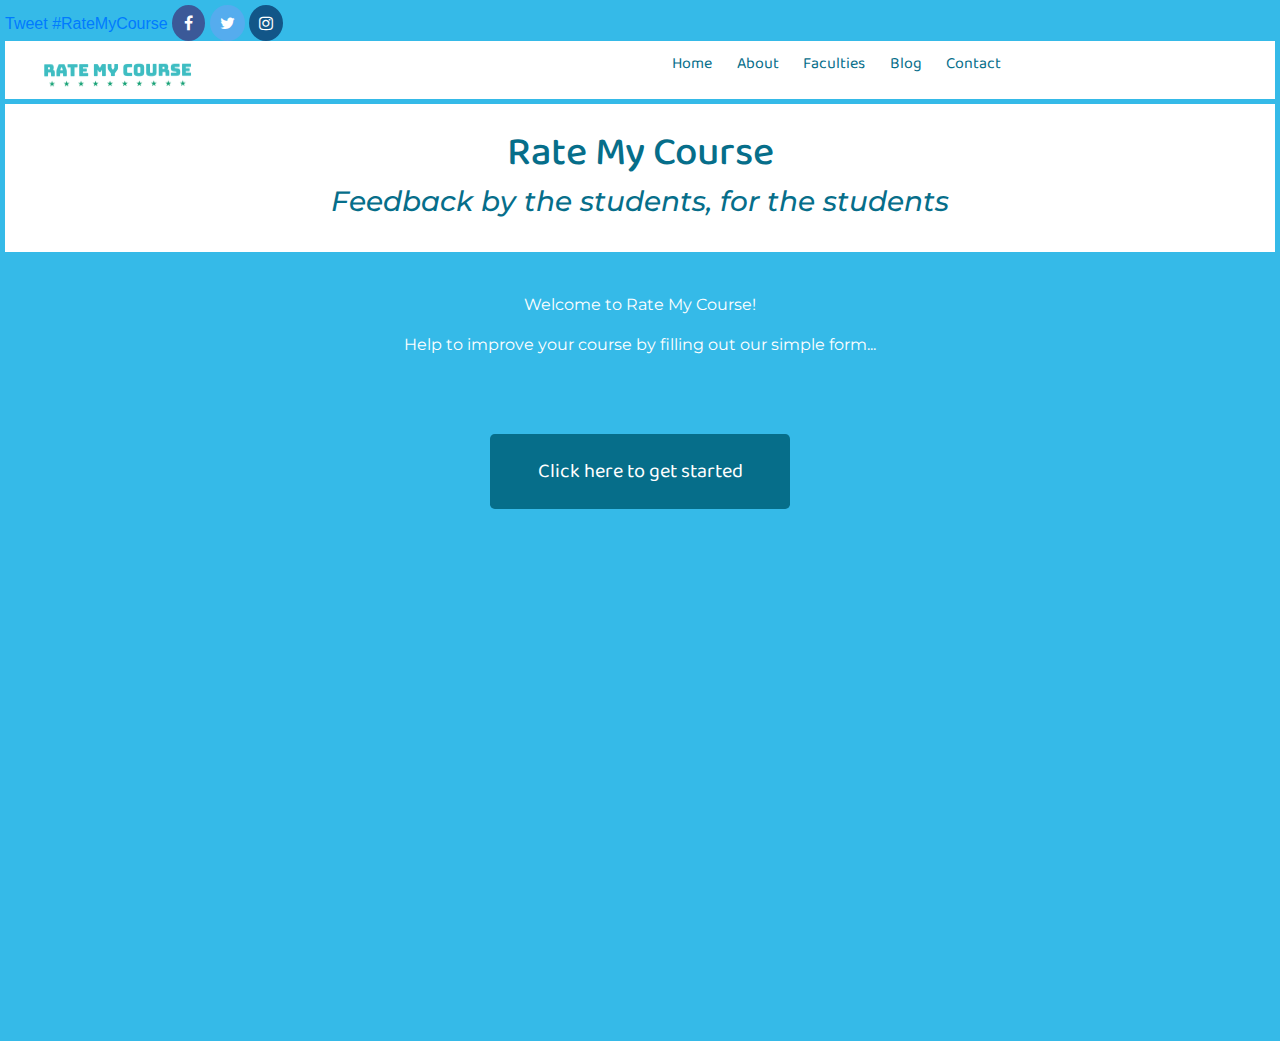
<file: index.html>
<!doctype html>
<html lang="en">
  <head>
    <!-- Required meta tags -->
    <meta charset="utf-8">
    <meta name="viewport" content="width=device-width, initial-scale=1, shrink-to-fit=no">

    <!-- Bootstrap CSS -->
    <link rel="stylesheet" href="https://maxcdn.bootstrapcdn.com/bootstrap/4.0.0/css/bootstrap.min.css" integrity="sha384-Gn5384xqQ1aoWXA+058RXPxPg6fy4IWvTNh0E263XmFcJlSAwiGgFAW/dAiS6JXm" crossorigin="anonymous">
    <link rel="stylesheet" href="css/main.css">
    <a href="https://twitter.com/intent/tweet?button_hashtag=RateMyCourse&ref_src=twsrc%5Etfw" class="twitter-hashtag-button" data-show-count="false">Tweet #RateMyCourse</a><script async src="https://platform.twitter.com/widgets.js" charset="utf-8"></script>


  <link rel="stylesheet" href="https://cdnjs.cloudflare.com/ajax/libs/font-awesome/4.7.0/css/font-awesome.min.css">





    <title>Rate My Course</title>
    <link href="https://fonts.googleapis.com/css?family=Baloo|Montserrat:400i" rel="stylesheet">
  </head>

  <body>
    <a href="http://www.facebook.com" class="fa fa-facebook"></a>
    <a href="http://www.twitter.com" class="fa fa-twitter"></a>
    <a href="http://www.instagram.com" class="fa fa-instagram"></a>
    <div>

      <!--the following is for the navigation bar-->
      <header>
        <div class="navigation">
          <img src="logo.png" alt="logo" class="logo" /> <!--this puts the logo in the nav bar-->

          <nav>
            <ul id="navtext">
              <li><a href="#">Home</a></li>
              <li><a href="about.html">About</a></li>
              <li><a href="#">Faculties</a></li>
              <li><a href="#">Blog</a></li>
              <li><a href="#">Contact</a></li>
            </ul>
          </nav>
        </div>
      </header>
    </div>

    <div class ="banner">


    <div class="container">
            <div class="center-block text-center">
        <h1>Rate My Course</h1>

        <h3 id="tagline">Feedback by the students, for the students</h3>


    </div>
  </div>
</div>

      <div class="text-content">
        <div class= "container my-3 text-center">
          <div id="intro">
        <p>Welcome to Rate My Course!</p>
        <p> Help to improve your course by filling out our simple form... </p>
      </div>
      </div>
  </div>

<div id= "startbtn">
  <div class = "text-center">
  <button class='btn btn-lg'>Click here to get started</button>
</div>
</div>

<div id="gform">
<div class = "text-center">
<iframe src="https://docs.google.com/forms/d/e/1FAIpQLSecoLp-trWDSmlTrseyKyKOG2PdmNAVGdkVkiIIByZaaWEGtQ/viewform?embedded=true" width="75%" height="500" frameborder="0" marginheight="0" marginwidth="0">Loading...</iframe>
</div>

    <!-- Optional JavaScript -->
    <!-- jQuery first, then Popper.js, then Bootstrap JS -->
    <script src="https://code.jquery.com/jquery-3.2.1.slim.min.js" integrity="sha384-KJ3o2DKtIkvYIK3UENzmM7KCkRr/rE9/Qpg6aAZGJwFDMVNA/GpGFF93hXpG5KkN" crossorigin="anonymous"></script>
    <script src="https://cdnjs.cloudflare.com/ajax/libs/popper.js/1.12.9/umd/popper.min.js" integrity="sha384-ApNbgh9B+Y1QKtv3Rn7W3mgPxhU9K/ScQsAP7hUibX39j7fakFPskvXusvfa0b4Q" crossorigin="anonymous"></script>
    <script src="https://maxcdn.bootstrapcdn.com/bootstrap/4.0.0/js/bootstrap.min.js" integrity="sha384-JZR6Spejh4U02d8jOt6vLEHfe/JQGiRRSQQxSfFWpi1MquVdAyjUar5+76PVCmYl" crossorigin="anonymous"></script>
    <script src="js/main.js"></script>






  </body>
</html>
</file>
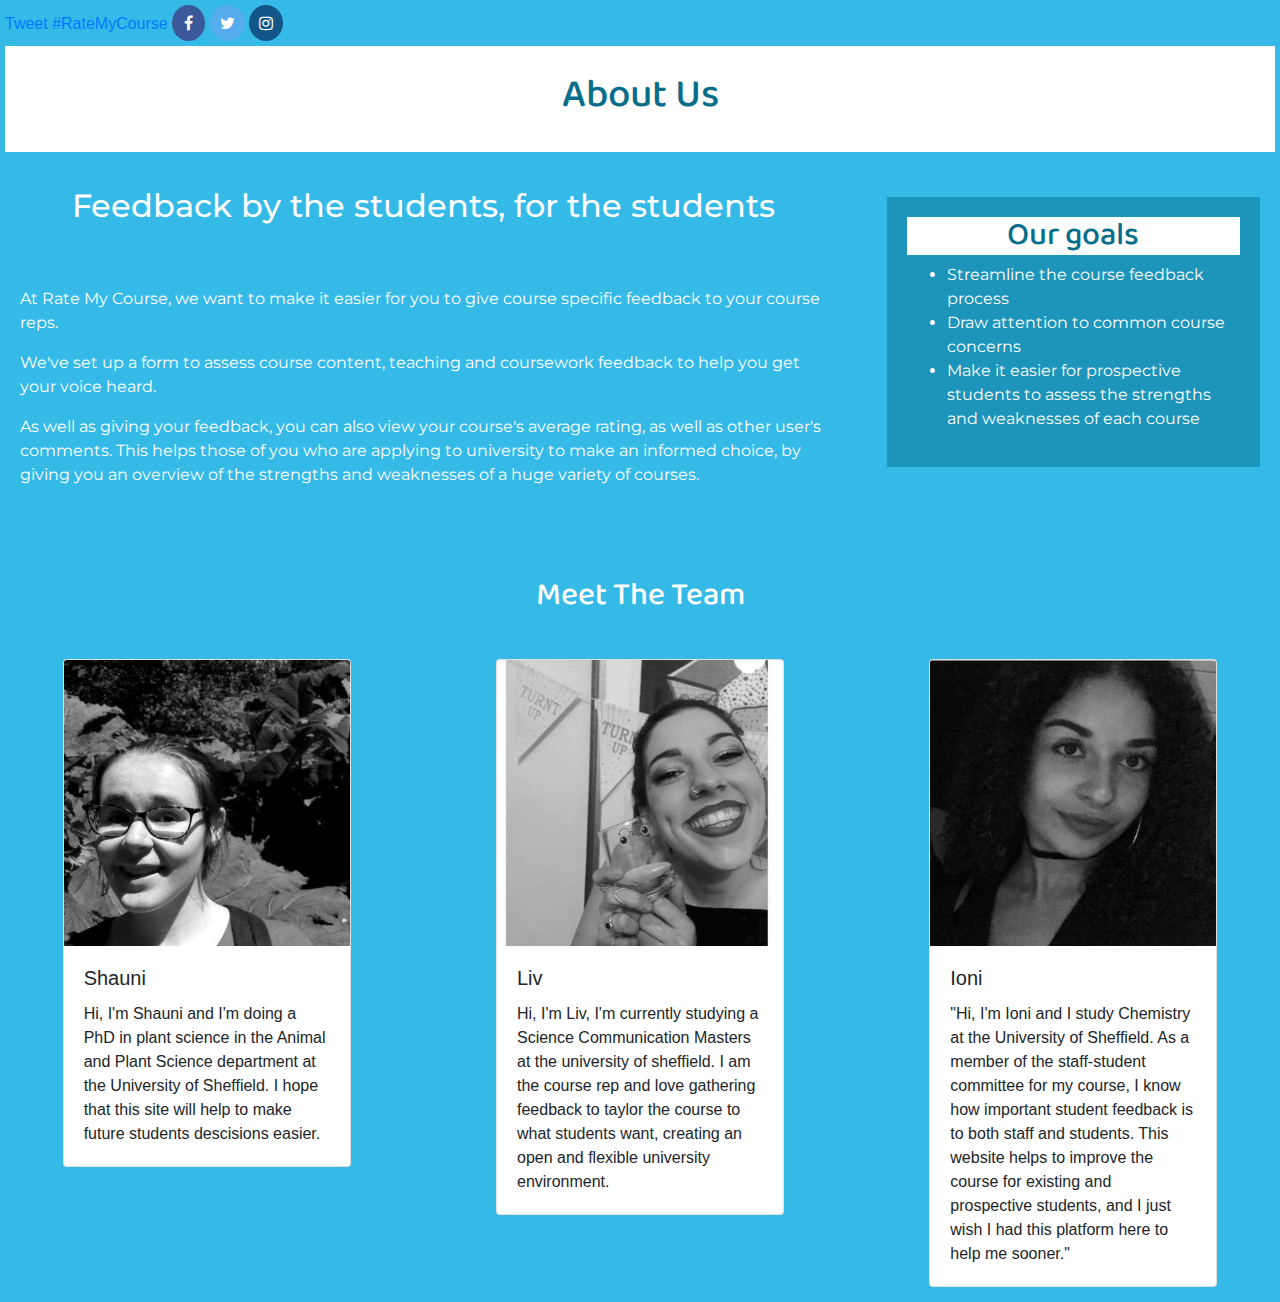
<file: about.html>
<!doctype html>
<html lang="en">
  <head>
    <!-- Required meta tags -->
    <meta charset="utf-8">
    <meta name="viewport" content="width=device-width, initial-scale=1, shrink-to-fit=no">

    <!-- Bootstrap CSS -->
    <link rel="stylesheet" href="https://maxcdn.bootstrapcdn.com/bootstrap/4.0.0/css/bootstrap.min.css" integrity="sha384-Gn5384xqQ1aoWXA+058RXPxPg6fy4IWvTNh0E263XmFcJlSAwiGgFAW/dAiS6JXm" crossorigin="anonymous">
    <link rel="stylesheet" href="css/main.css">
    <a href="https://twitter.com/intent/tweet?button_hashtag=RateMyCourse&ref_src=twsrc%5Etfw" class="twitter-hashtag-button" data-show-count="false">Tweet #RateMyCourse</a><script async src="https://platform.twitter.com/widgets.js" charset="utf-8"></script>
      <link rel="stylesheet" href="https://cdnjs.cloudflare.com/ajax/libs/font-awesome/4.7.0/css/font-awesome.min.css">

    <title>About</title>
    <link href="https://fonts.googleapis.com/css?family=Baloo|Montserrat:400i" rel="stylesheet">
  </head>

  <body>

    <a href="http://www.facebook.com" class="fa fa-facebook"></a>
    <a href="http://www.twitter.com" class="fa fa-twitter"></a>
    <a href="http://www.instagram.com" class="fa fa-instagram"></a>

    <div class ="banner">
      <div class = "container">
            <div class = "center-block text-center">
        <h1>About Us</h1>
      </div>
    </div>
  </div>

  <div class="row">
    <div class="col-sm-8">
      <div class = "header text-center">
        <div class = "container">
          <div id = "mission-head">
      <h2> Feedback by the students, for the students</h2>
    </div>
  </div>
  </div>

  <div class="text-content">

    <div class= "container my-4">
    <p>At Rate My Course, we want to make it easier for you to give course specific
    feedback to your course reps.</p>
    <p>We've set up a form to assess course content, teaching and coursework feedback
  to help you get your voice heard.</p>
    <p>As well as giving your feedback, you can also view your course's average
       rating, as well as other user's comments. This helps those of you who are
      applying to university to make an informed choice, by giving you an overview
      of the strengths and weaknesses of a huge variety of courses.
    </p>

  </div>
</div>
</div>

<div class="col-sm-4">
  <div class = "container">
    <div class = "goals">
        <div class = "text-center">
    <h2> Our goals </h2>
  </div>
    <ul>
      <li> Streamline the course feedback process</li>
      <li> Draw attention to common course concerns</li>
      <li> Make it easier for prospective students to assess
         the strengths and weaknesses of each course</li>
    </ul>

      </div>
    </div>
  </div>
</div>

<div class = "header text-center">
  <div class = "container">
  <h2> Meet The Team </h2>
  </div>
</div>

<div class = "row">

<div class = "col-sm-4">
  <div class = "center-block">
    <div class="card" style="width: 18rem;">
  <img class="card-img-top" src="images/shauni.jpg" alt="Card image cap">
  <div class="card-body">
    <h5 class="card-title">Shauni</h5>
    <p class="card-text">Hi, I'm Shauni and I'm doing a PhD in plant science in the Animal and Plant Science department at the University of Sheffield. I hope that this site will help to make future students descisions easier.</p>
    </div>
  </div>
  </div>
</div>

<div class = "col-sm-4">
<div class="card" style="width: 18rem;">
  <img class="card-img-top img-responsive" src="images/liv.jpg" alt="Card image cap">
  <div class="card-body">
    <h5 class="card-title">Liv</h5>
    <p class="card-text">Hi, I'm Liv, I'm currently studying a Science Communication Masters at the university of sheffield. I am the course rep and love gathering feedback to taylor the course to what students want, creating an open and flexible university environment.</p>
      </div>
    </div>
</div>

<div class = "col-sm-4">
<div class="card" style="width: 18rem;">
  <img class="card-img-top" src="images/ioni.jpg" alt="Card image cap">
  <div class="card-body">
    <h5 class="card-title">Ioni</h5>
    <p class="card-text">"Hi, I'm Ioni and I study Chemistry at the University of Sheffield.
      As a member of the staff-student committee for my course, I know how important student feedback is to both staff and students.
      This website helps to improve the course for existing and prospective students, and I just wish I had this platform here to help me sooner."</p>
      </div>
    </div>
</div>

</div>


    <!-- Optional JavaScript -->
    <!-- jQuery first, then Popper.js, then Bootstrap JS -->
    <script src="https://code.jquery.com/jquery-3.2.1.slim.min.js" integrity="sha384-KJ3o2DKtIkvYIK3UENzmM7KCkRr/rE9/Qpg6aAZGJwFDMVNA/GpGFF93hXpG5KkN" crossorigin="anonymous"></script>
    <script src="https://cdnjs.cloudflare.com/ajax/libs/popper.js/1.12.9/umd/popper.min.js" integrity="sha384-ApNbgh9B+Y1QKtv3Rn7W3mgPxhU9K/ScQsAP7hUibX39j7fakFPskvXusvfa0b4Q" crossorigin="anonymous"></script>
    <script src="https://maxcdn.bootstrapcdn.com/bootstrap/4.0.0/js/bootstrap.min.js" integrity="sha384-JZR6Spejh4U02d8jOt6vLEHfe/JQGiRRSQQxSfFWpi1MquVdAyjUar5+76PVCmYl" crossorigin="anonymous"></script>
    <script src="js/main.js"></script>



  </body>
</html>
</file>
<file: css/main.css>
body {
  background-color: #35bae8;
  margin: 5px;
}
.navigation {
  width: 80%;
  margin 0 auto;
 }

header {
   background: #FFFFFF;
 }

header::after {
  content: '';
  display: table;
  clear: both;
}
.logo{
  float:left;
  padding: 10px;
  margin-left: 20px;
 }
 nav ul {
   float: right;
 }
 nav ul {
   margin: 0;
   padding: 10px;
   list-style: none;
 }
 nav li{
   display: inline-block;
   margin-left: 0 50px;
   margin-right: 0 70px;
   padding-top: 0;

   position: relative;
 }

nav ul li a {
  color: #066e8a;
  background: white;
  font-family: 'Baloo',cursive;
  padding: 10px;
  margin-top: 25px;
}

nav ul li a:hover {
  color: #35bea8;
}

nav ul li a::before {
  content: '';
  display: block;
  height: 5px;
  width: 100%;
  background color: #35bea8;

  position: absolute;
  top: 0;
  width: 0%;

  transition: all ease-in-out: 250ms;
}

nav ul li a:hover::before{
  width: 100%;
}





  .container{
    padding: 15px;
}
  .twitter-hashtag-button{
    margin-top: 5px;
  }
  .banner{
    background-color: white;
    background-size: cover;
    color: #066e8a;
    font-family: 'Baloo',cursive;
    padding: 10px;
    margin-top: 5px;

  }

  #tagline{
    font-family: 'Montserrat', sans-serif;
    font-style: italic;
  }

  .text-content{
    font-family: 'Montserrat', sans-serif;
    padding: 0px;
    color: white;
  }

  #intro{
    padding: 10px;
  }

  .header{
    font-family: 'Baloo',cursive;
    color: white;
    padding-top: 20px;
  }

  #socialbuttons{
    padding: 60px;
  }
  .fa{
    padding: 10px;
    border-radius: 100%;
  }

  .fa-facebook{
    padding-left: 12px;
    padding-right: 12px;
    background: #3B5998;
    color: white;
  }

  .fa-twitter{
    background: #55ACEE;
    color: white;
  }

  .fa-instagram{
    background: #125688;
    color: white;
  }

  .goals{
    font-family: 'Montserrat', sans-serif;
    background: rgba(6, 110, 138, 0.5);
    padding: 20px;
    margin-top: 30px;
    color: white;
   }

  #mission-head{
    font-family: 'Montserrat', sans-serif;
   }

  .goals h2{
    font-family: 'Baloo';
    color: #066e8a;
    background: white;
   }

   .card {
    margin: 0 auto;
    float: none;
    margin-bottom: 10px;
    margin-top: 20px;
    }

  #startbtn button {
    margin-top: 20px;
    margin-bottom: 20px;
    color: white;
    font-family: 'Baloo', cursive;
    background: #066e8a;
    height: 75px;
    width: 300px;
    }
</file>
